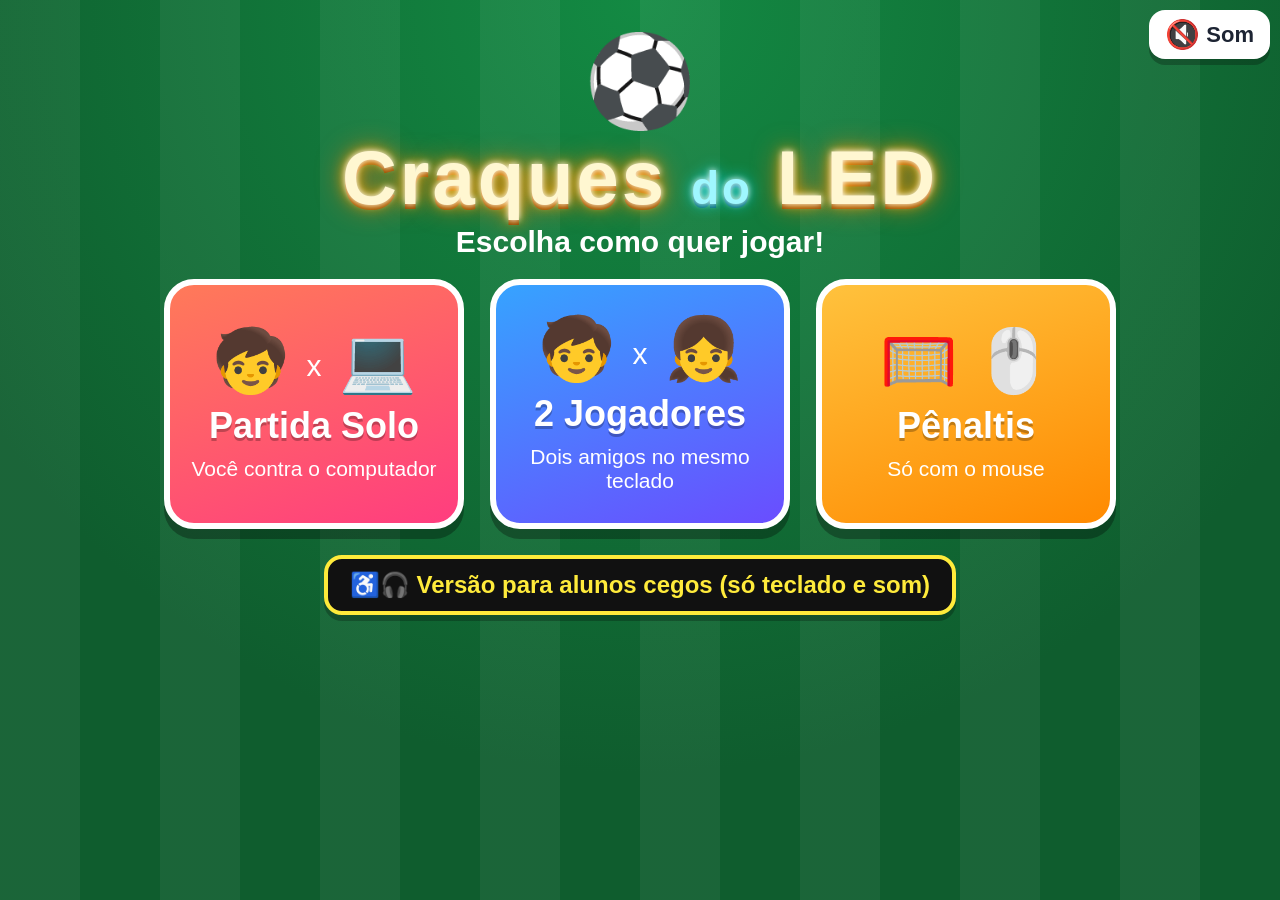
<file: index.html>
<!doctype html>
<html lang="pt-BR">
<head>
  <meta charset="utf-8">
  <meta name="viewport" content="width=device-width, initial-scale=1">
  <title>Craques do LED</title>
  <meta name="description" content="Jogo de futebol simples e divertido para crianças.">
  <link rel="stylesheet" href="css/estilo.css?v=3">
</head>
<body>
  <!-- Botão de som: sempre visível, começa desligado -->
  <button id="btn-som" class="btn-som" aria-pressed="false" aria-label="Ligar o som">
    <span class="icone-som">🔇</span><span class="texto-som">Som</span>
  </button>

  <!-- ===== Tela inicial ===== -->
  <section id="tela-inicio" class="tela ativa">
    <header class="topo-inicio">
      <div class="bola-logo" aria-hidden="true">⚽</div>
      <h1 class="titulo-led">Craques <span>do</span> LED</h1>
      <p class="lema">Escolha como quer jogar!</p>
    </header>
    <div class="modos">
      <button class="cartao-modo modo-solo" data-modo="solo">
        <span class="modo-icone" aria-hidden="true">🧒 <small>x</small> 💻</span>
        <span class="modo-nome">Partida Solo</span>
        <span class="modo-sub">Você contra o computador</span>
      </button>
      <button class="cartao-modo modo-dois" data-modo="dois">
        <span class="modo-icone" aria-hidden="true">🧒 <small>x</small> 👧</span>
        <span class="modo-nome">2 Jogadores</span>
        <span class="modo-sub">Dois amigos no mesmo teclado</span>
      </button>
      <button class="cartao-modo modo-penaltis" data-modo="penaltis">
        <span class="modo-icone" aria-hidden="true">🥅 🖱️</span>
        <span class="modo-nome">Pênaltis</span>
        <span class="modo-sub">Só com o mouse</span>
      </button>
    </div>
    <a class="btn btn-acessivel" href="acessivel/index.html"><span aria-hidden="true">♿🎧</span> Versão para alunos cegos (só teclado e som)</a>
  </section>

  <!-- ===== Configuração da partida ===== -->
  <section id="tela-config" class="tela">
    <header class="barra">
      <button class="btn btn-voltar" data-ir="inicio"><span aria-hidden="true">⬅</span> Voltar</button>
      <h2 id="config-titulo"></h2>
    </header>
    <div id="config-conteudo" class="config-conteudo"></div>
    <div class="rodape-acoes">
      <button id="btn-config-ok" class="btn btn-grande btn-verde"><span aria-hidden="true">▶</span> Continuar</button>
    </div>
  </section>

  <!-- ===== Controles ===== -->
  <section id="tela-controles" class="tela">
    <header class="barra">
      <button class="btn btn-voltar" data-ir="config"><span aria-hidden="true">⬅</span> Voltar</button>
      <h2><span aria-hidden="true">🎮</span> Como jogar</h2>
    </header>
    <div id="controles-conteudo" class="controles-conteudo"></div>
    <div class="rodape-acoes">
      <button id="btn-comecar" class="btn btn-grande btn-verde"><span aria-hidden="true">⚽</span> Começar!</button>
    </div>
  </section>

  <!-- ===== Partida ===== -->
  <section id="tela-partida" class="tela tela-jogo">
    <div class="hud">
      <button class="btn btn-pausa" data-pausa><span aria-hidden="true">⏸️</span> Pausar</button>
      <div class="placar">
        <div class="time-hud time-hud-0"><span class="cor-hud"></span><span class="nome-hud"></span></div>
        <div class="led-centro">
          <div class="led-placar"><span id="gols-0">0</span><i>:</i><span id="gols-1">0</span></div>
          <div class="led-tempo"><span aria-hidden="true">⏱</span> <span id="relogio">0:00</span></div>
        </div>
        <div class="time-hud time-hud-1"><span class="nome-hud"></span><span class="cor-hud"></span></div>
      </div>
    </div>
    <div class="palco"><canvas id="canvas-partida" width="960" height="600"></canvas></div>
    <div id="aviso-gol" class="aviso-gol" hidden>
      <div class="gol-texto">GOOOL!</div>
      <div class="gol-time"></div>
    </div>
  </section>

  <!-- ===== Pênaltis ===== -->
  <section id="tela-penaltis" class="tela tela-jogo">
    <div class="hud">
      <button class="btn btn-pausa" data-pausa><span aria-hidden="true">⏸️</span> Pausar</button>
      <div class="placar placar-penaltis">
        <div class="linha-pen" id="linha-pen-0"><span class="cor-hud"></span><span class="nome-hud"></span><span class="bolinhas"></span></div>
        <div class="led-centro">
          <div class="led-placar"><span id="pen-gols-0">0</span><i>:</i><span id="pen-gols-1">0</span></div>
        </div>
        <div class="linha-pen" id="linha-pen-1"><span class="cor-hud"></span><span class="nome-hud"></span><span class="bolinhas"></span></div>
      </div>
    </div>
    <div id="faixa-penaltis" class="faixa-instrucao"></div>
    <div class="palco"><canvas id="canvas-penaltis" width="960" height="600"></canvas></div>
  </section>

  <!-- ===== Resultado ===== -->
  <section id="tela-final" class="tela">
    <div class="confete-final" id="confete-final" aria-hidden="true"></div>
    <div class="cartao-final">
      <div class="trofeu" id="final-icone" aria-hidden="true">🏆</div>
      <h2 id="final-titulo"></h2>
      <div class="final-placar" id="final-placar"></div>
      <p class="final-extra" id="final-extra"></p>
      <p class="final-msg" id="final-msg"></p>
      <div class="acoes-final">
        <button id="btn-final-penaltis" class="btn btn-grande btn-laranja" hidden><span aria-hidden="true">🥅</span> Decidir nos pênaltis</button>
        <button id="btn-final-denovo" class="btn btn-grande btn-verde"><span aria-hidden="true">🔁</span> Jogar de novo</button>
        <button id="btn-final-inicio" class="btn btn-grande btn-azul"><span aria-hidden="true">🏠</span> Início</button>
      </div>
    </div>
  </section>

  <!-- ===== Pausa ===== -->
  <div id="janela-pausa" class="janela" hidden>
    <div class="cartao-janela">
      <div class="janela-icone" aria-hidden="true">⏸️</div>
      <h2>Pausado</h2>
      <div class="acoes-janela">
        <button id="btn-continuar" class="btn btn-grande btn-verde"><span aria-hidden="true">▶</span> Continuar</button>
        <button id="btn-recomecar" class="btn btn-grande btn-laranja"><span aria-hidden="true">🔁</span> Recomeçar</button>
        <button id="btn-sair" class="btn btn-grande btn-azul"><span aria-hidden="true">🏠</span> Sair</button>
      </div>
    </div>
  </div>

  <!-- ===== Aviso dos pênaltis (passar o mouse) ===== -->
  <div id="janela-aviso" class="janela" hidden>
    <div class="cartao-janela">
      <div class="janela-icone" id="aviso-icone" aria-hidden="true"></div>
      <h2 id="aviso-titulo"></h2>
      <p id="aviso-texto" class="aviso-texto"></p>
      <div class="acoes-janela">
        <button id="btn-aviso-ok" class="btn btn-grande btn-verde"></button>
      </div>
    </div>
  </div>

  <script src="js/som.js?v=3"></script>
  <script src="js/desenho.js?v=3"></script>
  <script src="js/partida.js?v=3"></script>
  <script src="js/penaltis.js?v=3"></script>
  <script src="js/app.js?v=3"></script>
</body>
</html>
</file>
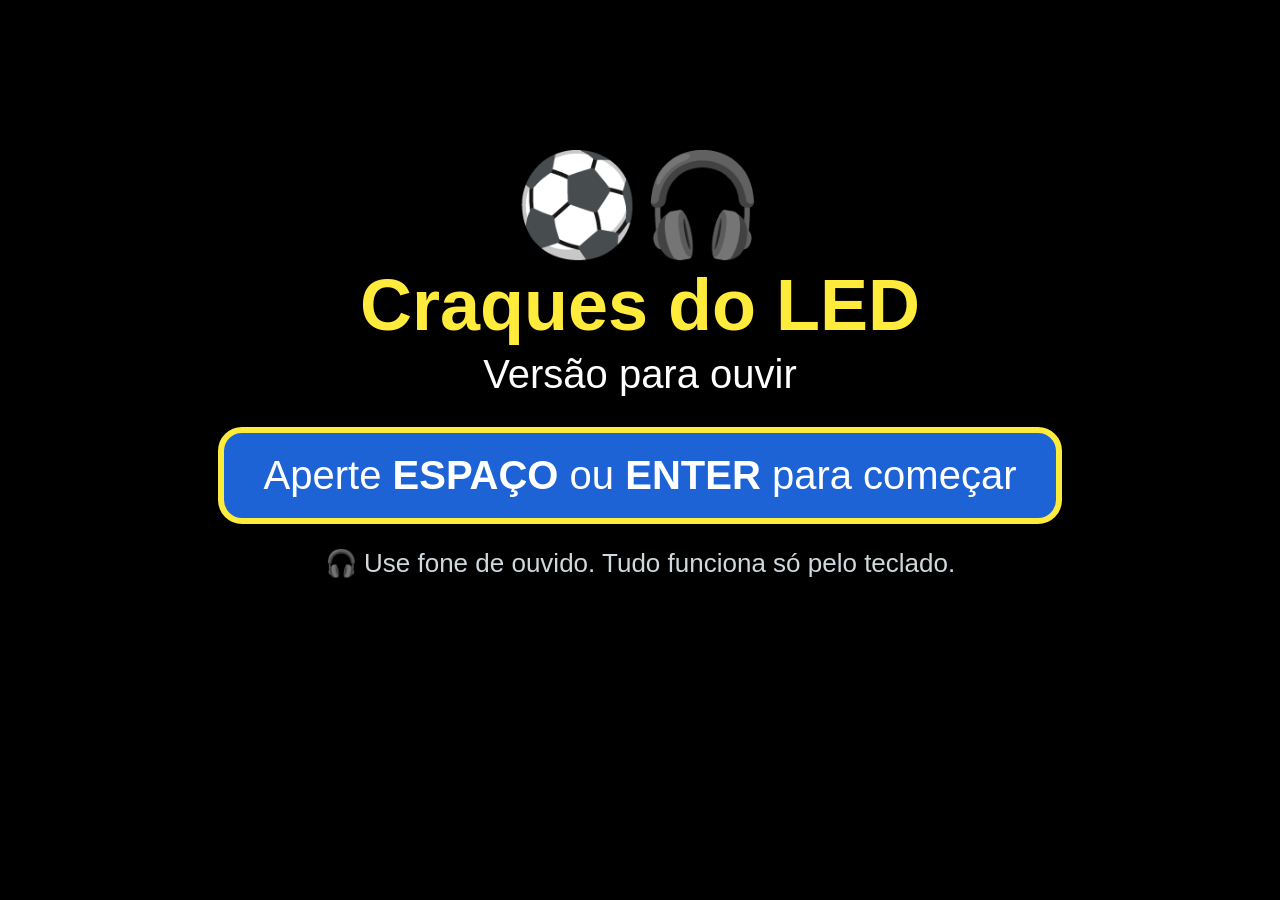
<file: acessivel/index.html>
<!doctype html>
<html lang="pt-BR">
<head>
  <meta charset="utf-8">
  <meta name="viewport" content="width=device-width, initial-scale=1">
  <title>Craques do LED - versão para ouvir</title>
  <meta name="description" content="Versão do Craques do LED para alunos cegos: tudo pelo teclado, com voz e sons.">
  <link rel="stylesheet" href="estilo.css?v=1">
</head>
<body>
  <!-- Tela inicial: o navegador só deixa falar depois que alguém aperta uma tecla -->
  <section id="tela-inicio" class="tela ativa">
    <div class="logo" aria-hidden="true">⚽🎧</div>
    <h1>Craques do LED</h1>
    <p class="sub">Versão para ouvir</p>
    <button id="btn-comecar" class="grande">Aperte <b>ESPAÇO</b> ou <b>ENTER</b> para começar</button>
    <p class="dica">🎧 Use fone de ouvido. Tudo funciona só pelo teclado.</p>
    <p id="aviso-voz" class="aviso" hidden>⚠️ Este computador não tem voz em português instalada. Os sons funcionam, mas as falas aparecem só escritas. Para instalar a voz, veja o guia do professor (arquivo acessivel/README.md no GitHub).</p>
  </section>

  <section id="tela-menu" class="tela">
    <h2 id="menu-titulo"></h2>
    <ol id="menu-lista" class="menu"></ol>
    <p class="dica">⬆️⬇️ escolher &nbsp; · &nbsp; Enter confirmar &nbsp; · &nbsp; Esc voltar</p>
  </section>

  <section id="tela-roteiro" class="tela">
    <h2 id="roteiro-titulo"></h2>
    <p class="dica">Enter ou Esc para voltar ao menu</p>
  </section>

  <section id="tela-jogo" class="tela">
    <div id="placar-texto" class="placar"></div>
    <canvas id="campo" width="300" height="600" hidden></canvas>
    <div id="painel-penaltis" class="painel-pen" hidden>
      <div id="pen-vez" class="vez"></div>
      <div class="linha"><span>Você</span> <span id="pen-voce"></span></div>
      <div class="linha"><span>Computador</span> <span id="pen-cpu"></span></div>
    </div>
    <p class="dica">Esc pausa · B bola · G gol · T placar · R repetir</p>
  </section>

  <!-- O que a voz está dizendo, escrito bem grande -->
  <div id="legenda" class="legenda" aria-live="polite"></div>

  <script src="js/voz-sons.js?v=1"></script>
  <script src="js/penaltis.js?v=1"></script>
  <script src="js/guizo.js?v=1"></script>
  <script src="js/app.js?v=1"></script>
</body>
</html>
</file>
<file: css/estilo.css>
/* Craques do LED — visual alegre, letras e botões grandes */
:root {
  --fundo: #0f5d2e;
  --fundo2: #138a43;
  --texto: #1d2433;
  --branco: #ffffff;
  --verde: #2fbf4a;
  --verde-escuro: #1e8a33;
  --laranja: #ff9f1c;
  --laranja-escuro: #d97b00;
  --azul: #2d7ff9;
  --azul-escuro: #1b5cc0;
  --rosa: #ff5fa2;
  --amarelo: #ffd23f;
  --led: #ffb300;
  --sombra: 0 6px 0 rgba(0, 0, 0, 0.25);
  --fonte: "Trebuchet MS", "Segoe UI", Verdana, Arial, sans-serif;
}

* { box-sizing: border-box; }

html, body {
  margin: 0;
  height: 100%;
}

body {
  font-family: var(--fonte);
  font-size: 22px;
  color: var(--texto);
  background-color: var(--fundo);
  background-image:
    repeating-linear-gradient(90deg, rgba(255,255,255,0.05) 0 80px, transparent 80px 160px),
    radial-gradient(circle at 50% 0%, var(--fundo2), var(--fundo) 70%);
  overflow: hidden;
  user-select: none;
  -webkit-user-select: none;
}

button { font-family: inherit; }

.tela {
  display: none;
  position: absolute;
  inset: 0;
  flex-direction: column;
  align-items: center;
  overflow-y: auto;
  padding: 16px;
}
.tela.ativa { display: flex; }

/* ---------- Botões ---------- */
.btn {
  border: none;
  border-radius: 18px;
  padding: 12px 22px;
  font-size: 24px;
  font-weight: bold;
  cursor: pointer;
  background: var(--branco);
  color: var(--texto);
  box-shadow: var(--sombra);
  transition: transform 0.08s;
}
.btn:hover { transform: translateY(-2px); }
.btn:active { transform: translateY(3px); box-shadow: 0 2px 0 rgba(0,0,0,0.25); }
.btn:focus-visible { outline: 5px solid var(--amarelo); outline-offset: 3px; }

.btn-grande { font-size: 30px; padding: 16px 34px; border-radius: 24px; }
.btn-verde { background: var(--verde); color: #fff; box-shadow: 0 6px 0 var(--verde-escuro); }
.btn-laranja { background: var(--laranja); color: #fff; box-shadow: 0 6px 0 var(--laranja-escuro); }
.btn-azul { background: var(--azul); color: #fff; box-shadow: 0 6px 0 var(--azul-escuro); }

.btn-som {
  position: fixed;
  top: 10px;
  right: 10px;
  z-index: 50;
  display: flex;
  align-items: center;
  gap: 6px;
  border: none;
  border-radius: 16px;
  padding: 8px 16px;
  font-size: 22px;
  font-weight: bold;
  background: #fff;
  color: var(--texto);
  box-shadow: var(--sombra);
  cursor: pointer;
}
.btn-som .icone-som { font-size: 28px; }
.btn-som[aria-pressed="true"] { background: var(--amarelo); }

/* ---------- Tela inicial ---------- */
.topo-inicio { text-align: center; margin-top: 20px; }
.bola-logo {
  font-size: 90px;
  line-height: 1;
  animation: quica 1.2s ease-in-out infinite;
}
@keyframes quica {
  0%, 100% { transform: translateY(0) rotate(0deg); }
  50% { transform: translateY(-22px) rotate(180deg); }
}
.titulo-led {
  margin: 8px 0 4px;
  font-size: 76px;
  letter-spacing: 3px;
  color: #fff7d1;
  text-shadow:
    0 0 6px #fff,
    0 0 14px var(--led),
    0 0 28px #ff6f00,
    0 5px 0 #7a3b00;
}
.titulo-led span { font-size: 0.6em; color: #9ff7ff; text-shadow: 0 0 6px #fff, 0 0 16px #00e5ff, 0 4px 0 #005f6b; }
.lema { margin: 0 0 20px; color: #fff; font-size: 30px; font-weight: bold; }

.modos {
  display: flex;
  flex-wrap: wrap;
  gap: 26px;
  justify-content: center;
  max-width: 1100px;
}
.cartao-modo {
  width: 300px;
  min-height: 250px;
  border: 6px solid #fff;
  border-radius: 30px;
  padding: 20px 16px;
  display: flex;
  flex-direction: column;
  align-items: center;
  justify-content: center;
  gap: 10px;
  cursor: pointer;
  color: #fff;
  box-shadow: 0 10px 0 rgba(0,0,0,0.3);
  transition: transform 0.12s;
}
.btn-acessivel {
  display: inline-block;
  margin-top: 26px;
  text-decoration: none;
  font-size: 24px;
  background: #111;
  color: #ffeb3b;
  border: 4px solid #ffeb3b;
}
.cartao-modo:hover { transform: translateY(-6px) scale(1.03); }
.cartao-modo:focus-visible { outline: 6px solid var(--amarelo); outline-offset: 4px; }
.modo-solo { background: linear-gradient(160deg, #ff7a59, #ff3d7f); }
.modo-dois { background: linear-gradient(160deg, #36a3ff, #6a4dff); }
.modo-penaltis { background: linear-gradient(160deg, #ffc23d, #ff8a00); }
.modo-icone { font-size: 62px; line-height: 1.1; }
.modo-icone small { font-size: 30px; vertical-align: middle; }
.modo-nome { font-size: 36px; font-weight: bold; text-shadow: 0 3px 0 rgba(0,0,0,0.25); }
.modo-sub { font-size: 21px; }

/* ---------- Barra superior ---------- */
.barra {
  width: 100%;
  max-width: 1150px;
  display: flex;
  align-items: center;
  gap: 18px;
  padding-right: 130px;
}
.barra h2 { margin: 0; color: #fff; font-size: 40px; text-shadow: 0 3px 0 rgba(0,0,0,0.3); }

.rodape-acoes { margin: 18px 0 10px; display: flex; gap: 20px; }

/* ---------- Configuração ---------- */
.config-conteudo {
  width: 100%;
  max-width: 1150px;
  display: flex;
  flex-direction: column;
  gap: 14px;
  margin-top: 12px;
}
.bloco {
  background: rgba(255,255,255,0.95);
  border-radius: 24px;
  padding: 12px 20px;
  box-shadow: var(--sombra);
}
.bloco h3 { margin: 0 0 10px; font-size: 28px; }
.linha-blocos { display: flex; gap: 14px; flex-wrap: wrap; }
.linha-blocos .bloco { flex: 1 1 360px; }
.linha-blocos .opcao { padding: 8px 16px; font-size: 24px; }
.opcoes { display: flex; flex-wrap: wrap; gap: 14px; }
.opcao {
  border: 4px solid #d6dce6;
  background: #f3f6fb;
  border-radius: 20px;
  padding: 10px 22px;
  font-size: 26px;
  font-weight: bold;
  cursor: pointer;
  display: flex;
  align-items: center;
  gap: 10px;
  color: var(--texto);
}
.opcao .ic { font-size: 36px; }
.opcao[aria-pressed="true"] {
  border-color: var(--verde-escuro);
  background: #c9f7d2;
  box-shadow: 0 0 0 4px #fff, 0 0 0 8px var(--verde);
}
.opcao:focus-visible { outline: 5px solid var(--amarelo); }

.times { display: flex; gap: 16px; flex-wrap: wrap; }
.cartao-time {
  flex: 1 1 440px;
  background: rgba(255,255,255,0.97);
  border-radius: 24px;
  padding: 12px 18px;
  box-shadow: var(--sombra);
  border-top: 14px solid var(--cor-time, #ccc);
}
.cartao-time h3 { margin: 0 0 8px; font-size: 28px; }
.linha-nome { display: flex; gap: 10px; align-items: center; }
.linha-nome input {
  flex: 1;
  width: 60px;
  min-width: 0;
  font-family: inherit;
  font-size: 28px;
  font-weight: bold;
  padding: 8px 14px;
  border-radius: 14px;
  border: 4px solid #c3cbd8;
}
.linha-nome input:focus { outline: none; border-color: var(--azul); }
.btn-dado { font-size: 30px; padding: 6px 14px; }
.rotulo-cor { font-weight: bold; margin: 6px 0 4px; display: flex; align-items: center; gap: 6px; }
.cores { display: flex; flex-wrap: wrap; gap: 7px; }
.cor {
  width: 40px;
  height: 40px;
  border-radius: 50%;
  border: 4px solid #fff;
  box-shadow: 0 0 0 3px #9aa5b5;
  cursor: pointer;
  position: relative;
}
.cor[aria-pressed="true"] { box-shadow: 0 0 0 4px #1d2433, 0 0 0 7px var(--amarelo); transform: scale(1.12); }
.cor:disabled { opacity: 0.25; cursor: not-allowed; }
.cor:disabled::after { content: "✖"; position: absolute; inset: 0; display: grid; place-items: center; font-size: 22px; color: #000; }
.previa-linha { display: flex; align-items: center; gap: 12px; margin-top: 8px; flex-wrap: wrap; }
.previa { background: #4caf50; border-radius: 16px; width: 240px; height: 110px; }
.btn-trocar { font-size: 20px; padding: 8px 14px; }

/* ---------- Controles ---------- */
.controles-conteudo {
  display: flex;
  flex-wrap: wrap;
  justify-content: center;
  gap: 18px;
  margin-top: 16px;
  max-width: 1150px;
}
.painel-controle {
  background: #fff;
  border-radius: 28px;
  padding: 14px 18px 20px;
  box-shadow: var(--sombra);
  border-top: 16px solid var(--cor-time, #ccc);
  text-align: center;
  min-width: 320px;
}
.painel-controle h3 { margin: 4px 0 12px; font-size: 32px; }
.painel-controle h3 small { display: block; font-size: 22px; color: #556; }
.grupo-teclas { display: flex; align-items: center; justify-content: center; gap: 14px; flex-wrap: wrap; }
.legenda-tecla { font-size: 24px; font-weight: bold; margin-top: 8px; }
.cruz {
  display: grid;
  grid-template-columns: repeat(3, 56px);
  grid-template-rows: repeat(2, 56px);
  gap: 6px;
}
.cruz .t-cima { grid-column: 2; grid-row: 1; }
.cruz .t-esq { grid-column: 1; grid-row: 2; }
.cruz .t-baixo { grid-column: 2; grid-row: 2; }
.cruz .t-dir { grid-column: 3; grid-row: 2; }
.tecla {
  min-width: 56px;
  height: 56px;
  border-radius: 12px;
  background: linear-gradient(#ffffff, #e3e7ee);
  border: 3px solid #8f99a8;
  box-shadow: 0 6px 0 #8f99a8;
  display: grid;
  place-items: center;
  font-size: 32px;
  font-weight: bold;
  color: #1d2433;
  padding: 0 10px;
}
.tecla.larga { min-width: 150px; font-size: 22px; }
.tecla.enter { min-width: 104px; font-size: 22px; }
.ou { font-size: 26px; font-weight: bold; color: #667; margin: 10px 0; }
.duas-opcoes { display: flex; align-items: center; gap: 18px; flex-wrap: wrap; justify-content: center; }
.dica-pausa { color: #fff; font-size: 24px; width: 100%; text-align: center; margin: 0; text-shadow: 0 2px 0 rgba(0,0,0,0.4); }
.mouse-desenho { font-size: 90px; }
.passos-pen { font-size: 26px; text-align: left; line-height: 1.6; margin: 0; padding-left: 0; list-style: none; }

/* ---------- Partida ---------- */
.tela-jogo { padding: 8px 10px; overflow: hidden; }
.hud {
  width: 100%;
  display: flex;
  align-items: center;
  gap: 14px;
  padding-right: 120px;
  min-height: 74px;
}
.btn-pausa { font-size: 24px; padding: 10px 18px; background: var(--amarelo); flex: none; }
.placar {
  flex: 1;
  display: grid;
  grid-template-columns: minmax(0, 1fr) auto minmax(0, 1fr);
  align-items: center;
  gap: 14px;
}
.time-hud {
  display: flex;
  align-items: center;
  gap: 10px;
  color: #fff;
  font-size: 28px;
  font-weight: bold;
  text-shadow: 0 2px 0 rgba(0,0,0,0.5);
  min-width: 0;
}
.time-hud-0 { justify-content: flex-end; }
.nome-hud { white-space: nowrap; overflow: hidden; text-overflow: ellipsis; }
.cor-hud {
  flex: none;
  width: 34px;
  height: 34px;
  border-radius: 50%;
  border: 4px solid #fff;
  background: var(--c1, #fff);
  box-shadow: inset 0 -10px 0 var(--c2, #fff);
}
.led-centro { text-align: center; }
.led-placar, .led-tempo {
  font-family: "Courier New", monospace;
  font-weight: bold;
  background: #111;
  background-image: radial-gradient(rgba(255,255,255,0.08) 1px, transparent 1.5px);
  background-size: 5px 5px;
  border: 4px solid #444;
  border-radius: 12px;
  color: var(--led);
  text-shadow: 0 0 6px var(--led), 0 0 14px #ff6f00;
}
.led-placar { font-size: 46px; padding: 0 20px; line-height: 1.15; }
.led-placar i { font-style: normal; margin: 0 8px; }
.led-tempo { font-size: 24px; margin-top: 4px; color: #7dffb0; text-shadow: 0 0 6px #4dff9a; padding: 0 8px; }
.led-tempo.acabando { color: #ff6b6b; text-shadow: 0 0 6px #ff4d4d; }

.palco { flex: 1; width: 100%; display: flex; align-items: center; justify-content: center; min-height: 0; }
.palco canvas {
  display: block;
  border-radius: 18px;
  box-shadow: 0 8px 0 rgba(0,0,0,0.3);
  background: #2e7d32;
}

.aviso-gol {
  position: absolute;
  inset: 0;
  display: flex;
  flex-direction: column;
  align-items: center;
  justify-content: center;
  pointer-events: none;
  z-index: 10;
}
.aviso-gol[hidden] { display: none; }
.gol-texto {
  font-size: 150px;
  font-weight: 900;
  color: #fff;
  -webkit-text-stroke: 6px #000;
  text-shadow: 0 0 20px var(--cor-gol, #ff0), 0 10px 0 rgba(0,0,0,0.4);
  animation: pulagol 0.5s ease-in-out infinite alternate;
}
.gol-time {
  margin-top: 6px;
  font-size: 44px;
  font-weight: bold;
  color: #fff;
  background: var(--cor-gol, #333);
  border: 5px solid #fff;
  border-radius: 20px;
  padding: 6px 26px;
  text-shadow: 0 2px 0 rgba(0,0,0,0.6);
}
@keyframes pulagol {
  from { transform: scale(1) rotate(-4deg); }
  to { transform: scale(1.15) rotate(4deg); }
}

/* ---------- Pênaltis ---------- */
.linha-pen {
  display: flex;
  align-items: center;
  gap: 8px;
  color: #fff;
  font-size: 24px;
  font-weight: bold;
  text-shadow: 0 2px 0 rgba(0,0,0,0.5);
  min-width: 0;
}
.linha-pen .nome-hud { min-width: 0; }
#linha-pen-0 { justify-content: flex-end; }
.bolinhas { display: flex; gap: 3px; flex: none; }
.bolinha {
  width: 24px;
  height: 24px;
  border-radius: 50%;
  border: 3px solid #fff;
  background: rgba(255,255,255,0.2);
  display: grid;
  place-items: center;
  font-size: 15px;
  text-shadow: none;
}
.bolinha.gol { background: #2fbf4a; }
.bolinha.erro { background: #e53935; }
.faixa-instrucao {
  margin: 4px 0;
  background: #fff;
  border-radius: 18px;
  padding: 6px 22px;
  font-size: 30px;
  font-weight: bold;
  box-shadow: var(--sombra);
  min-height: 52px;
  text-align: center;
}

/* ---------- Janelas ---------- */
.janela {
  position: fixed;
  inset: 0;
  background: rgba(0, 0, 0, 0.55);
  display: flex;
  align-items: center;
  justify-content: center;
  z-index: 40;
}
.janela[hidden] { display: none; }
.cartao-janela {
  background: #fff;
  border-radius: 32px;
  padding: 24px 40px 30px;
  text-align: center;
  box-shadow: 0 12px 0 rgba(0,0,0,0.3);
  max-width: 760px;
}
.cartao-janela h2 { font-size: 46px; margin: 4px 0 14px; }
.janela-icone { font-size: 80px; line-height: 1; }
.acoes-janela { display: flex; gap: 18px; justify-content: center; flex-wrap: wrap; }
.aviso-texto { font-size: 30px; margin: 0 0 20px; }

/* ---------- Tela final ---------- */
#tela-final { justify-content: center; }
.cartao-final {
  position: relative;
  background: #fff;
  border-radius: 36px;
  padding: 20px 46px 30px;
  text-align: center;
  box-shadow: 0 12px 0 rgba(0,0,0,0.3);
  max-width: 900px;
  z-index: 2;
}
.trofeu { font-size: 100px; line-height: 1.3; padding-top: 10px; animation: pula 1.4s ease-in-out infinite; }
@keyframes pula {
  0%, 100% { transform: translateY(0); }
  50% { transform: translateY(-12px); }
}
#final-titulo { font-size: 50px; margin: 6px 0; }
.final-placar { display: flex; align-items: center; justify-content: center; gap: 18px; font-size: 34px; font-weight: bold; flex-wrap: wrap; }
.final-placar .num { font-family: "Courier New", monospace; background: #111; color: var(--led); text-shadow: 0 0 8px var(--led); border-radius: 12px; padding: 0 16px; font-size: 56px; }
.final-extra { font-size: 28px; margin: 8px 0 0; font-weight: bold; }
.final-msg { font-size: 30px; margin: 10px 0 20px; }
.acoes-final { display: flex; gap: 18px; justify-content: center; flex-wrap: wrap; }
.confete-final { position: absolute; inset: 0; overflow: hidden; pointer-events: none; }
.confete-final i {
  position: absolute;
  top: -30px;
  width: 14px;
  height: 22px;
  border-radius: 3px;
  animation: cai linear infinite;
}
@keyframes cai {
  to { transform: translateY(110vh) rotate(720deg); }
}

@media (max-height: 760px) {
  body { font-size: 20px; }
  .titulo-led { font-size: 60px; }
  .bola-logo { font-size: 70px; }
  .cartao-modo { min-height: 210px; }
  .cor { width: 38px; height: 38px; }
}
</file>
<file: acessivel/estilo.css>
/* Versão para ouvir: alto contraste e letras muito grandes */
* { box-sizing: border-box; }
html, body { margin: 0; height: 100%; }
body {
  background: #000;
  color: #fff;
  font-family: Verdana, "Segoe UI", Arial, sans-serif;
  font-size: 28px;
  overflow: hidden;
}
.tela {
  display: none;
  position: absolute;
  inset: 0 0 150px 0;
  flex-direction: column;
  align-items: center;
  justify-content: flex-start;
  overflow-y: auto;
  padding: 20px 16px;
  text-align: center;
}
.tela.ativa { display: flex; }
#tela-inicio, #tela-roteiro { justify-content: center; }
.logo { font-size: 100px; }
h1 { font-size: 72px; margin: 0; color: #ffeb3b; }
h2 { font-size: 40px; margin: 0 0 16px; color: #ffeb3b; max-width: 1100px; }
.sub { font-size: 40px; margin: 6px 0 30px; }
.grande {
  font-family: inherit;
  font-size: 40px;
  padding: 20px 40px;
  border-radius: 24px;
  border: 6px solid #ffeb3b;
  background: #1e63d6;
  color: #fff;
  cursor: pointer;
}
.dica { font-size: 26px; color: #cfd8dc; margin-top: 24px; }
.aviso { font-size: 24px; color: #ffcc80; max-width: 900px; }

.menu { list-style: none; padding: 0; margin: 0; width: min(900px, 100%); }
.menu li { margin: 8px 0; }
.item {
  width: 100%;
  font-family: inherit;
  font-size: 32px;
  text-align: left;
  padding: 10px 24px;
  border-radius: 18px;
  border: 5px solid #555;
  background: #111;
  color: #fff;
  cursor: pointer;
}
.item .num {
  display: inline-block;
  width: 52px;
  color: #90caf9;
}
.item.atual { border-color: #ffeb3b; background: #1e63d6; }

.placar { font-size: 36px; font-weight: bold; margin-bottom: 10px; color: #ffeb3b; white-space: pre; }
#campo { height: calc(100vh - 290px); max-height: 600px; width: auto; aspect-ratio: 1 / 2; border: 4px solid #fff; border-radius: 10px; }
.painel-pen { font-size: 44px; }
.painel-pen .vez { font-size: 56px; margin-bottom: 20px; color: #ffeb3b; }
.painel-pen .linha { display: flex; gap: 20px; justify-content: center; margin: 8px 0; }

.legenda {
  position: fixed;
  left: 0; right: 0; bottom: 0;
  min-height: 150px;
  padding: 14px 30px;
  background: #ffeb3b;
  color: #000;
  font-size: 32px;
  font-weight: bold;
  display: flex;
  align-items: center;
  justify-content: center;
  text-align: center;
}
.legenda:empty { display: none; }
</file>
